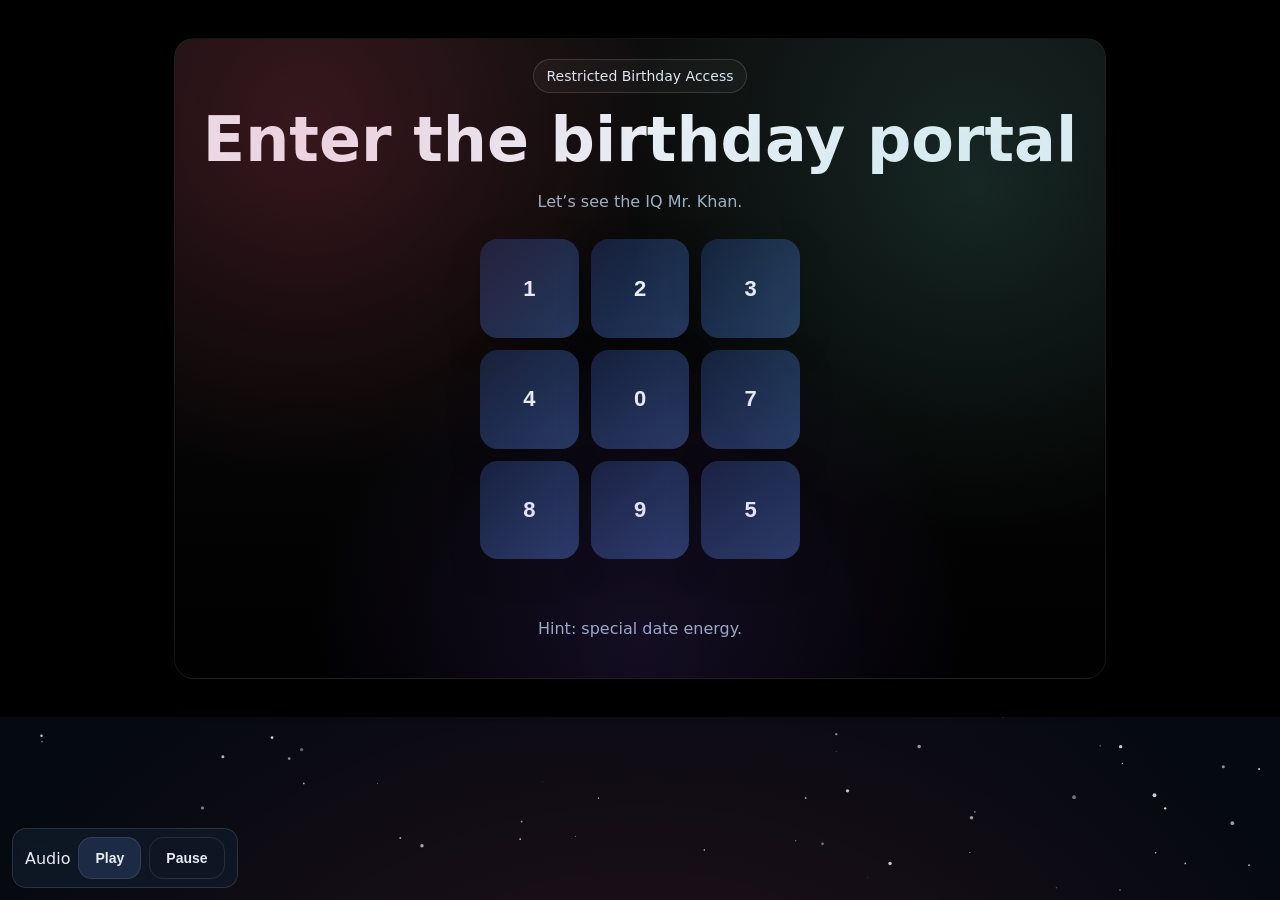
<file: index.html>
<!doctype html><html lang="en">
<head>
<meta charset="utf-8"/>
<meta name="viewport" content="width=device-width,initial-scale=1"/>
<title>Access Portal</title>
<link rel="stylesheet" href="styles.css"/>
<script type="module">
import {qs, burstConfetti} from './app.js';

window.addEventListener('DOMContentLoaded',()=>{
  const code = [];
  const correct = ['4','0','7'];
  const status = qs('#unlockStatus');

  document.querySelectorAll('.unlock-pad').forEach(btn=>{
    btn.addEventListener('click',()=>{
      code.push(btn.dataset.num);
      status.textContent = 'Unlocking... ' + '•'.repeat(code.length);
      if(code.length === 3){
        if(JSON.stringify(code) === JSON.stringify(correct)){
          status.textContent = 'Access granted, Mr. Khan 😌';
          burstConfetti();
          setTimeout(()=>window.location.href='start.html',900);
        } else {
          status.textContent = 'Wrong code. Cute try though.';
          code.length = 0;
        }
      }
    });
  });
});
</script>
</head>
<body>
  <div class="bg-wrap"><canvas id="stars"></canvas></div>

  <div class="audio-bar">
    <span>Audio</span>
    <button class="btn" id="playAudio" type="button">Play</button>
    <button class="btn ghost" id="pauseAudio" type="button">Pause</button>
    <audio id="bg-audio" src="audio/music.mp3" loop></audio>
  </div>

  <div class="container page">
    <section class="card hero-glow center">
      <span class="badge">Restricted Birthday Access</span>
      <h1 style="margin-top:14px">Enter the birthday portal</h1>
      <p>Let’s see the IQ Mr. Khan.</p>

      <div class="unlock-grid">
        <button class="unlock-pad" data-num="1">1</button>
        <button class="unlock-pad" data-num="2">2</button>
        <button class="unlock-pad" data-num="3">3</button>
        <button class="unlock-pad" data-num="4">4</button>
        <button class="unlock-pad" data-num="0">0</button>
        <button class="unlock-pad" data-num="7">7</button>
        <button class="unlock-pad" data-num="8">8</button>
        <button class="unlock-pad" data-num="9">9</button>
        <button class="unlock-pad" data-num="5">5</button>
      </div>

      <div id="unlockStatus" class="unlock-status"></div>
      <p class="muted">Hint: special date energy.</p>
    </section>
  </div>

  <script type="module" src="./app.js"></script>
</body>
</html>
</file>
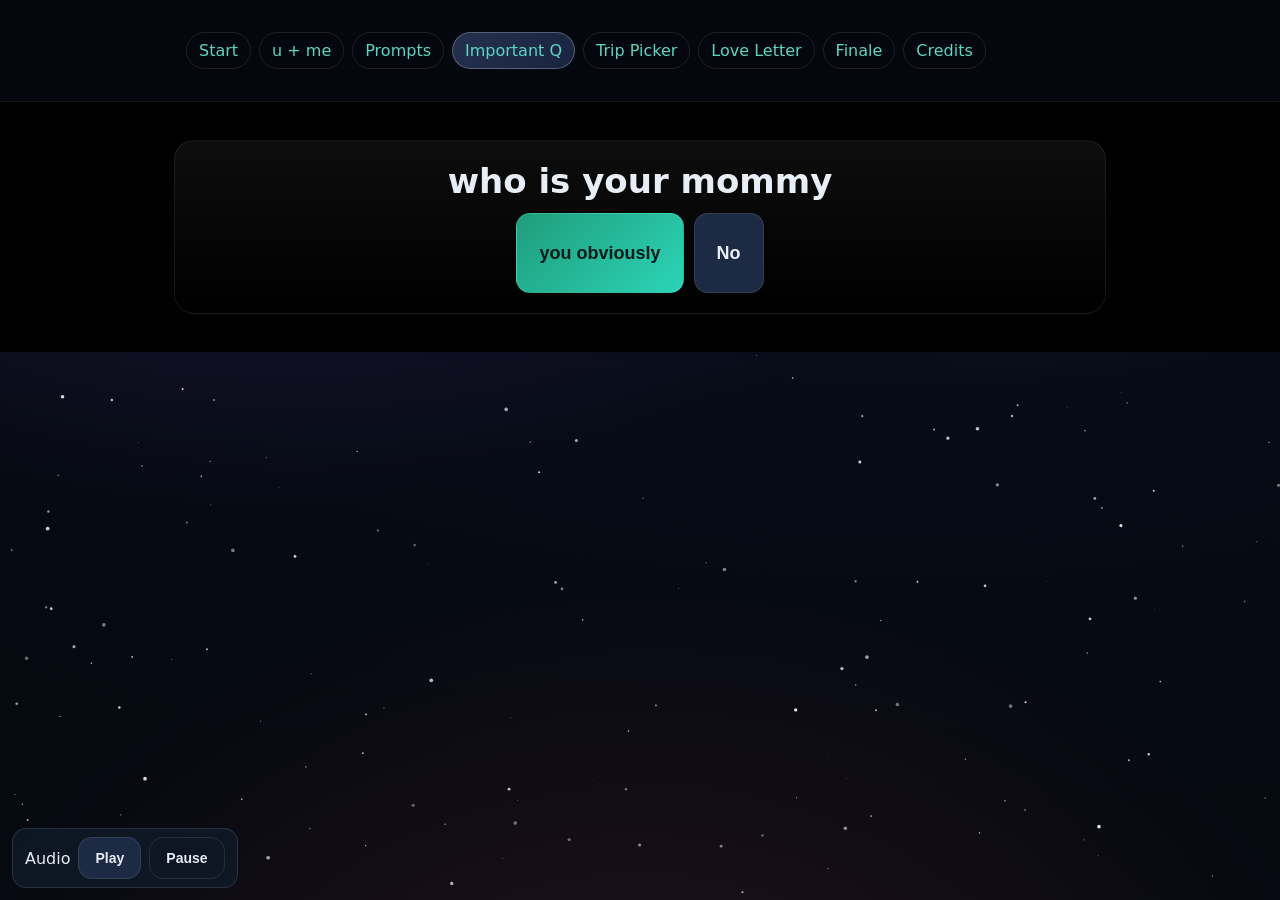
<file: consent.html>
<!doctype html><html lang="en">
<head>
<meta charset="utf-8"/>
<meta name="viewport" content="width=device-width,initial-scale=1"/>
<title>Important Q</title>
<link rel="stylesheet" href="styles.css"/>
<script type="module">
import {spark, show, qs, saveAnswer, burstConfetti} from './app.js';
window.addEventListener('DOMContentLoaded',()=>{
  const yes=qs('#yes2');
  const no=qs('#no2');
  const applause=qs('#applause1');
  const bounds=qs('.no-escape');

  no.addEventListener('mouseover',()=>{
    const rect=bounds.getBoundingClientRect();
    const x=Math.random()*(rect.width-120);
    const y=Math.random()*(rect.height-44);
    no.style.position='absolute';
    no.style.left=x+'px';
    no.style.top=y+'px';
  });

  yes.addEventListener('click',()=>{
    qs('#milk').classList.remove('hide');
    qs('#mommyPhoto').classList.remove('hide');
    saveAnswer('whoIsYourMommy', 'you obviously');
    show(applause);
    spark(applause);
    burstConfetti();
    setTimeout(()=>window.location.href='trips.html',850);
  });

  no.addEventListener('focus',()=>no.dispatchEvent(new Event('mouseover')));
});
</script>
</head>
<body>
  <div class="bg-wrap"><canvas id="stars"></canvas></div>

  <div class="audio-bar">
    <span>Audio</span>
    <button class="btn" id="playAudio" type="button">Play</button>
    <button class="btn ghost" id="pauseAudio" type="button">Pause</button>
    <audio id="bg-audio" src="audio/music.mp3" loop></audio>
  </div>

  <nav>
    <div class="container">
      <div class="tabs">
        <a data-nav href="start.html">Start</a>
        <a data-nav href="love.html">u + me</a>
        <a data-nav href="prompts.html">Prompts</a>
        <a data-nav href="consent.html" class="active">Important Q</a>
        <a data-nav href="trips.html">Trip Picker</a>
        <a data-nav href="gallery.html">Love Letter</a>
        <a data-nav href="finale.html">Finale</a>
        <a data-nav href="credits.html">Credits</a>
      </div>
    </div>
  </nav>

  <div class="container page">
    <section class="card center">
      <h2>who is your mommy</h2>
      <div class="choices no-escape" style="justify-content:center;position:relative;height:80px">
        <button class="btn success big" id="yes2">you obviously</button>
        <button class="btn big" id="no2">No</button>
      </div>

      <div id="milk" class="hide" style="font-size:56px;margin-top:10px">🥛</div>

      <div class="applause" id="applause1" style="justify-content:center;margin-top:10px">
        <span>💖</span><span>Exactly.</span>
      </div>

      <div id="mommyPhoto" class="photo-frame hide" style="max-width:320px;margin:16px auto 0">
        <img src="images/mommy-photo.jpg" alt="photo reveal">
      </div>
    </section>
  </div>

  <script type="module" src="./app.js"></script>
</body>
</html>
</file>
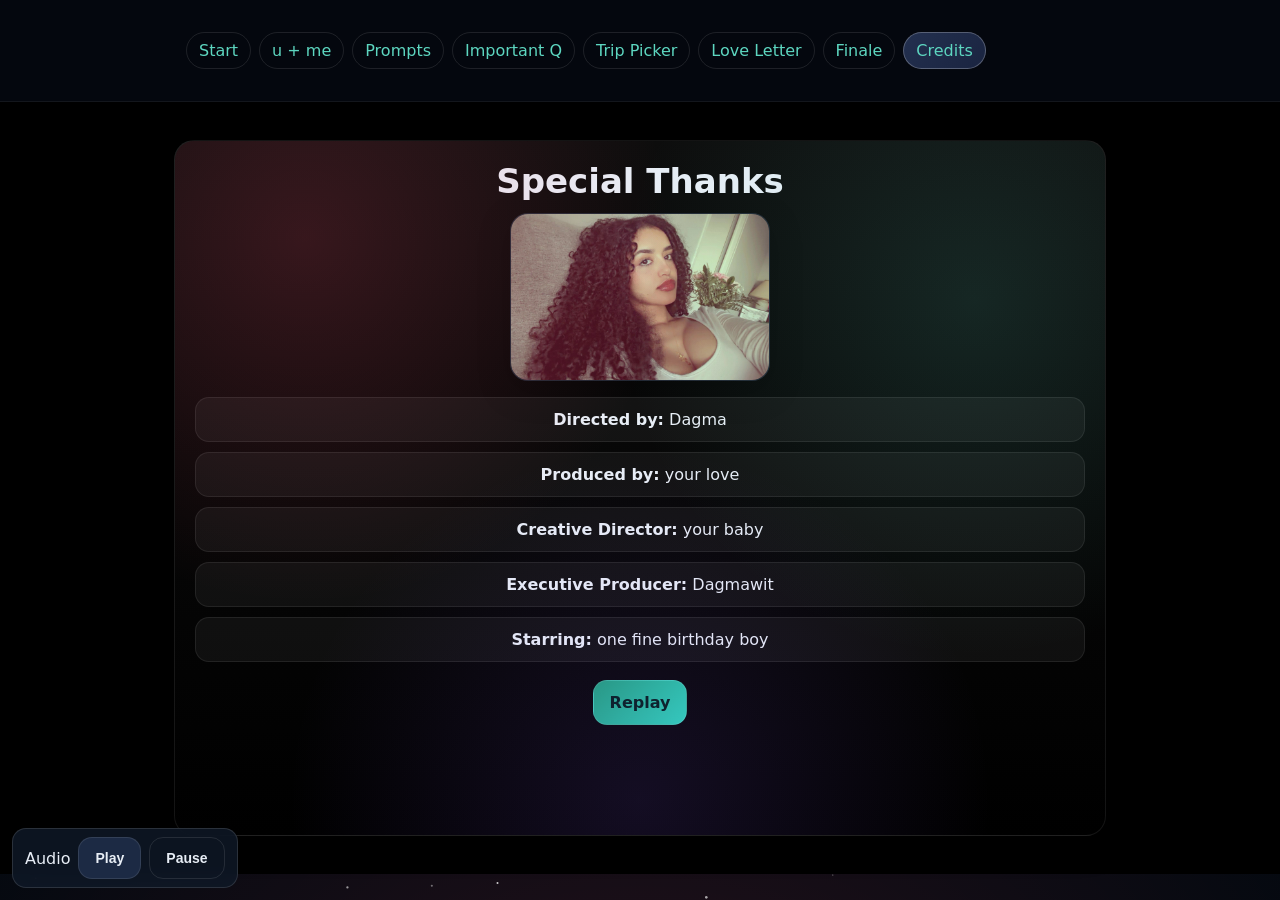
<file: credits.html>
<!doctype html><html lang="en">
<head>
<meta charset="utf-8"/>
<meta name="viewport" content="width=device-width,initial-scale=1"/>
<title>Special Thanks</title>
<link rel="stylesheet" href="styles.css"/>
<script type="module" src="./app.js"></script>
</head>
<body>
  <div class="bg-wrap"><canvas id="stars"></canvas></div>

  <div class="audio-bar">
    <span>Audio</span>
    <button class="btn" id="playAudio" type="button">Play</button>
    <button class="btn ghost" id="pauseAudio" type="button">Pause</button>
    <audio id="bg-audio" src="audio/music.mp3" loop></audio>
  </div>

  <nav>
    <div class="container">
      <div class="tabs">
        <a data-nav href="start.html">Start</a>
        <a data-nav href="love.html">u + me</a>
        <a data-nav href="prompts.html">Prompts</a>
        <a data-nav href="consent.html">Important Q</a>
        <a data-nav href="trips.html">Trip Picker</a>
        <a data-nav href="gallery.html">Love Letter</a>
        <a data-nav href="finale.html">Finale</a>
        <a data-nav href="credits.html" class="active">Credits</a>
      </div>
    </div>
  </nav>

  <div class="container page">
    <section class="card hero-glow center">
      <h2>Special Thanks</h2>

      <div class="photo-frame" style="max-width:260px;margin:0 auto 16px">
        <img src="images/dagma.jpg" alt="Dagma placeholder">
      </div>

      <div class="credits-list">
        <div class="credit-chip"><strong>Directed by:</strong> Dagma</div>
        <div class="credit-chip"><strong>Produced by:</strong> your love</div>
        <div class="credit-chip"><strong>Creative Director:</strong> your baby</div>
        <div class="credit-chip"><strong>Executive Producer:</strong> Dagmawit</div>
        <div class="credit-chip"><strong>Starring:</strong> one fine birthday boy</div>
      </div>

      <div class="mobile-safe-actions" style="justify-content:center">
        <a data-nav href="start.html" class="btn success">Replay</a>
      </div>
    </section>
  </div>
</body>
</html>
</file>
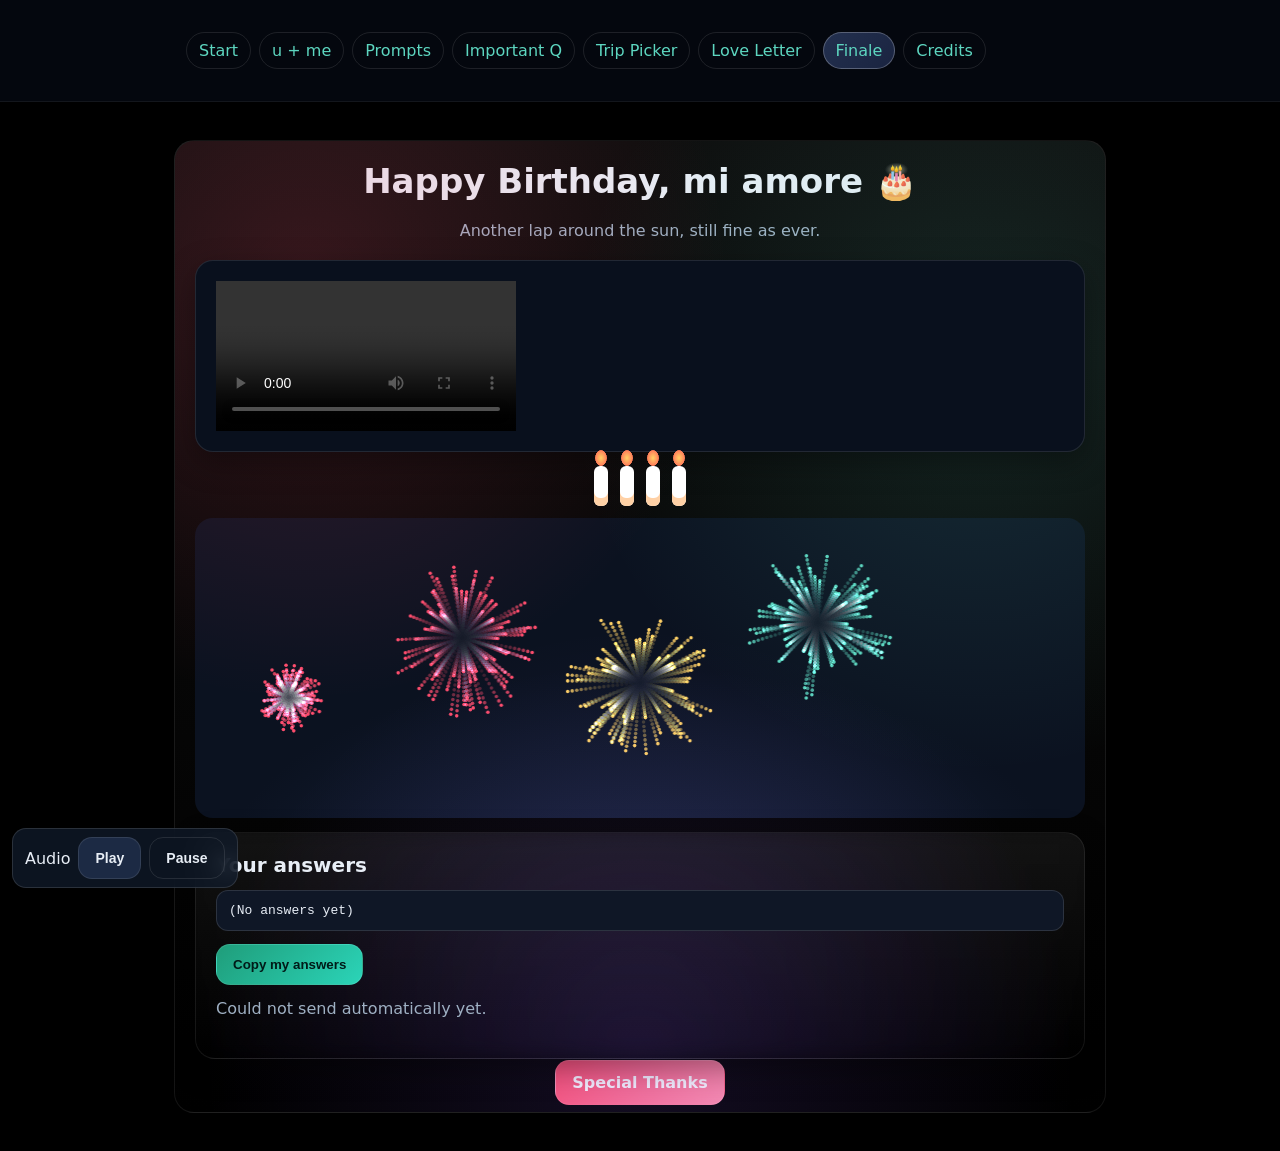
<file: finale.html>
<!doctype html><html lang="en">
<head>
<meta charset="utf-8"/>
<meta name="viewport" content="width=device-width,initial-scale=1"/>
<title>Finale</title>
<link rel="stylesheet" href="styles.css"/>
<script type="module">
import {qs, getAnswers, sendAnswersIfConfigured, burstConfetti} from './app.js';

function startFireworks(){
  const c=qs('#fireworks');
  const ctx=c.getContext('2d');
  const W=c.width, H=c.height;
  let parts=[];
  function boom(x,y,color){
    for(let i=0;i<90;i++){
      const a=Math.random()*Math.PI*2, s=Math.random()*3+1.8;
      parts.push({x,y,vx:Math.cos(a)*s,vy:Math.sin(a)*s,life:80+Math.random()*40,color});
    }
  }
  function loop(){
    ctx.globalCompositeOperation='destination-out';
    ctx.fillStyle='rgba(0,0,0,0.2)';
    ctx.fillRect(0,0,W,H);
    ctx.globalCompositeOperation='lighter';
    parts.forEach(p=>{
      p.life-=1; p.x+=p.vx; p.y+=p.vy; p.vy+=0.02;
      ctx.beginPath(); ctx.arc(p.x,p.y,1.8,0,Math.PI*2); ctx.fillStyle=p.color; ctx.fill();
    });
    parts=parts.filter(p=>p.life>0);
    if(Math.random()<0.08){
      const x=Math.random()*W*0.9+W*0.05, y=Math.random()*H*0.5+H*0.1;
      const pal=['#ff4d6d','#5dd6c0','#ffd166','#9ab6ff','#ffffff'];
      boom(x,y,pal[(Math.random()*pal.length)|0]);
    }
    requestAnimationFrame(loop);
  }
  loop();
  boom(W*0.5,H*0.55,'#ffd166');
  boom(W*0.7,H*0.35,'#5dd6c0');
  boom(W*0.3,H*0.4,'#ff4d6d');
}

function prettyAnswers(){
  const data = getAnswers();
  return Object.entries(data).map(([k,v]) => `- ${k}: ${v}`).join('\n') || '(No answers yet)';
}

window.addEventListener('DOMContentLoaded', async ()=>{
  startFireworks();
  burstConfetti();
  qs('#answers').textContent = prettyAnswers();

  try{
    const result = await sendAnswersIfConfigured({ submittedAt: new Date().toISOString() });
    if(result.ok){
      qs('#sendStatus').textContent = 'Answers sent successfully 💌';
    } else if(result.skipped){
      qs('#sendStatus').textContent = 'Email sending not connected yet.';
    } else {
      qs('#sendStatus').textContent = 'Could not send automatically yet.';
    }
  } catch {
    qs('#sendStatus').textContent = 'Could not send automatically yet.';
  }

  qs('#copyBtn').addEventListener('click', async ()=>{
    await navigator.clipboard.writeText(prettyAnswers());
    qs('#copyMsg').textContent = 'Copied!';
  });
});
</script>
</head>
<body>
  <div class="bg-wrap"><canvas id="stars"></canvas></div>

  <div class="audio-bar">
    <span>Audio</span>
    <button class="btn" id="playAudio" type="button">Play</button>
    <button class="btn ghost" id="pauseAudio" type="button">Pause</button>
    <audio id="bg-audio" src="audio/music.mp3" loop></audio>
  </div>

  <nav>
    <div class="container">
      <div class="tabs">
        <a data-nav href="start.html">Start</a>
        <a data-nav href="love.html">u + me</a>
        <a data-nav href="prompts.html">Prompts</a>
        <a data-nav href="consent.html">Important Q</a>
        <a data-nav href="trips.html">Trip Picker</a>
        <a data-nav href="gallery.html">Love Letter</a>
        <a data-nav href="finale.html" class="active">Finale</a>
        <a data-nav href="credits.html">Credits</a>
      </div>
    </div>
  </nav>

  <div class="container page center">
    <section class="card hero-glow">
      <h2>Happy Birthday, mi amore 🎂</h2>
      <p>Another lap around the sun, still fine as ever.</p>

      <div class="video-frame card">
        <video src="videos/baby-end.mp4" controls playsinline></video>
      </div>

      <div style="display:flex;justify-content:center;margin:12px 0">
        <div class="candle"><div class="flame"></div></div>
        <div class="candle"><div class="flame"></div></div>
        <div class="candle"><div class="flame"></div></div>
        <div class="candle"><div class="flame"></div></div>
      </div>

      <canvas id="fireworks" class="fx" width="900" height="300"></canvas>

      <div class="card" style="text-align:left">
        <h3>Your answers</h3>
        <pre id="answers" style="white-space:pre-wrap;color:var(--text);background:#0f1726;padding:12px;border-radius:12px;border:1px solid rgba(255,255,255,0.12)"></pre>
        <div style="display:flex;gap:10px;align-items:center;flex-wrap:wrap">
          <button class="btn success" id="copyBtn">Copy my answers</button>
          <span id="copyMsg" class="muted"></span>
        </div>
        <p id="sendStatus" class="muted" style="margin-top:10px"></p>
      </div>

      <div style="margin-top:10px">
        <a data-nav href="credits.html" class="btn pink">Special Thanks</a>
      </div>
    </section>
  </div>

  <script type="module" src="./app.js"></script>
</body>
</html>
</file>
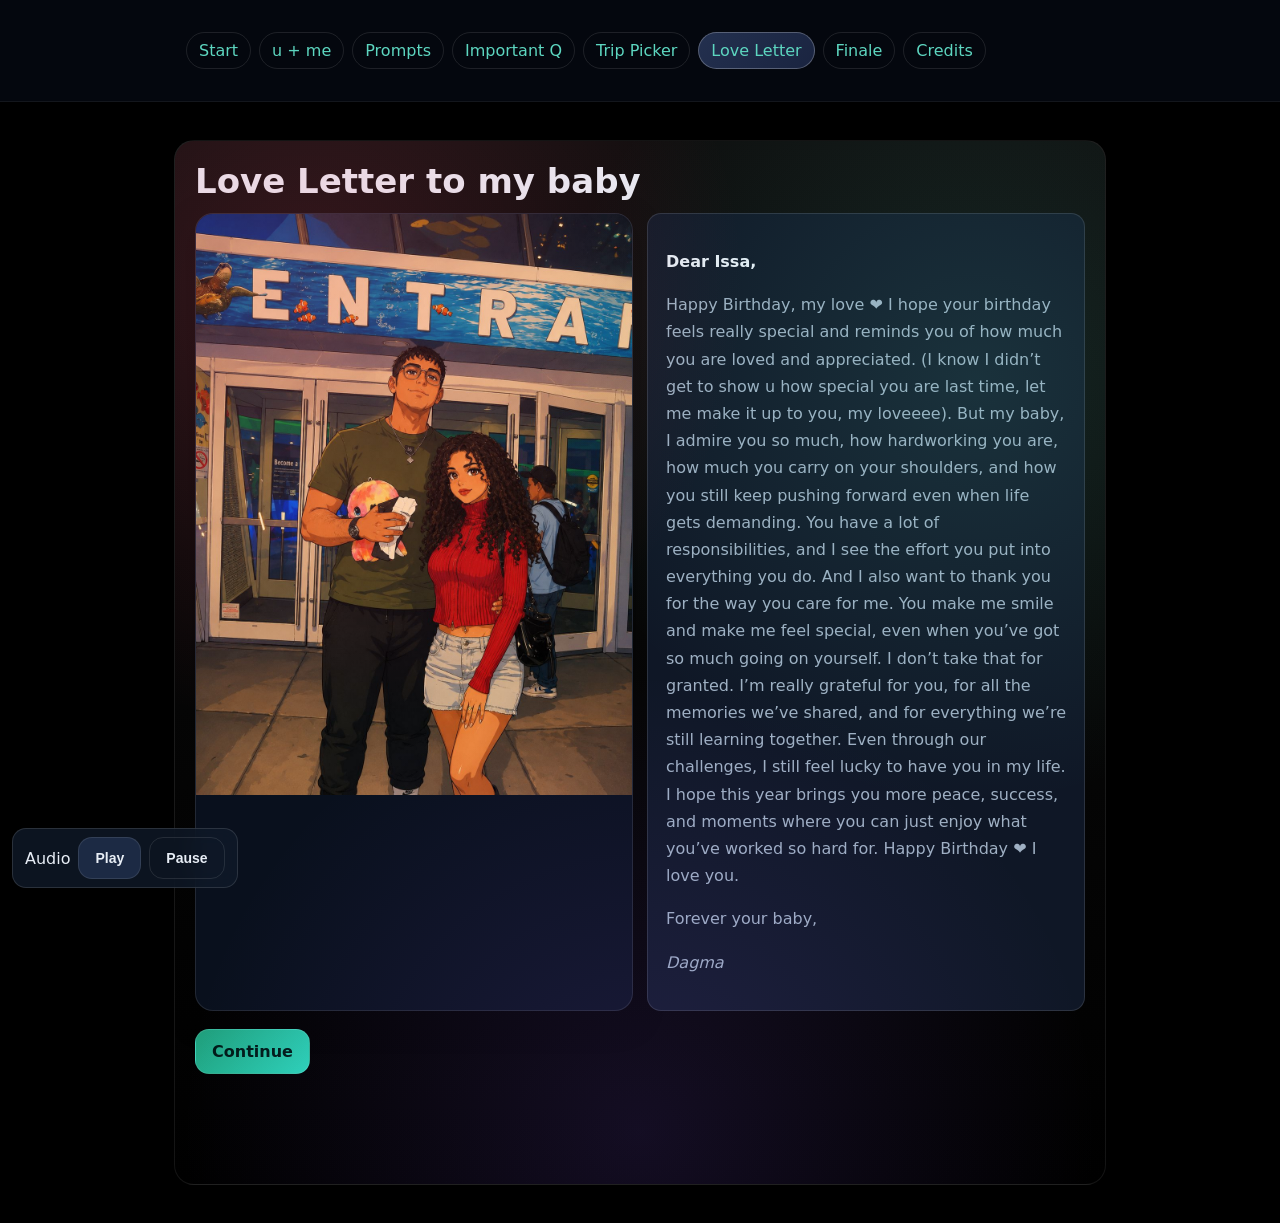
<file: gallery.html>
<!doctype html><html lang="en">
<head>
<meta charset="utf-8"/>
<meta name="viewport" content="width=device-width,initial-scale=1"/>
<title>Love Letter</title>
<link rel="stylesheet" href="styles.css"/>
<script type="module" src="./app.js"></script>
</head>
<body>
  <div class="bg-wrap"><canvas id="stars"></canvas></div>

  <div class="audio-bar">
    <span>Audio</span>
    <button class="btn" id="playAudio" type="button">Play</button>
    <button class="btn ghost" id="pauseAudio" type="button">Pause</button>
    <audio id="bg-audio" src="audio/music.mp3" loop></audio>
  </div>

  <nav>
    <div class="container">
      <div class="tabs">
        <a data-nav href="start.html">Start</a>
        <a data-nav href="love.html">u + me</a>
        <a data-nav href="prompts.html">Prompts</a>
        <a data-nav href="consent.html">Important Q</a>
        <a data-nav href="trips.html">Trip Picker</a>
        <a data-nav href="gallery.html" class="active">Love Letter</a>
        <a data-nav href="finale.html">Finale</a>
        <a data-nav href="credits.html">Credits</a>
      </div>
    </div>
  </nav>

  <div class="container page">
    <section class="card hero-glow">
      <h2>Love Letter to my baby</h2>

      <div class="grid-2">
        <div class="photo-frame">
          <img src="images/love-letter-photo.jpg" alt="love letter photo">
        </div>

        <div style="background:#0f1726;border:1px solid rgba(255,255,255,0.12);border-radius:14px;padding:18px;color:var(--text);line-height:1.85">
          <p><strong>Dear Issa,</strong></p>
          <p> Happy Birthday, my love ❤️

I hope your birthday feels really special and reminds you of how much you are loved and appreciated. (I know I didn’t get to show u how special you are last time, let me make it up to you, my loveeee). 
 
But my baby, 
I admire you so much, how hardworking you are, how much you carry on your shoulders, and how you still keep pushing forward even when life gets demanding. You have a lot of responsibilities, and I see the effort you put into everything you do.

And I also want to thank you for the way you care for me. You make me smile and make me feel special, even when you’ve got so much going on yourself. I don’t take that for granted.

I’m really grateful for you, for all the memories we’ve shared, and for everything we’re still learning together. Even through our challenges, I still feel lucky to have you in my life.

I hope this year brings you more peace, success, and moments where you can just enjoy what you’ve worked so hard for.

Happy Birthday ❤️ I love you.</p>
          <p>Forever your baby,</p>
          <p><em>Dagma</em></p>
        </div>
      </div>

      <div class="mobile-safe-actions">
        <a data-nav href="finale.html" class="btn success">Continue</a>
      </div>
    </section>
  </div>
</body>
</html>
</file>
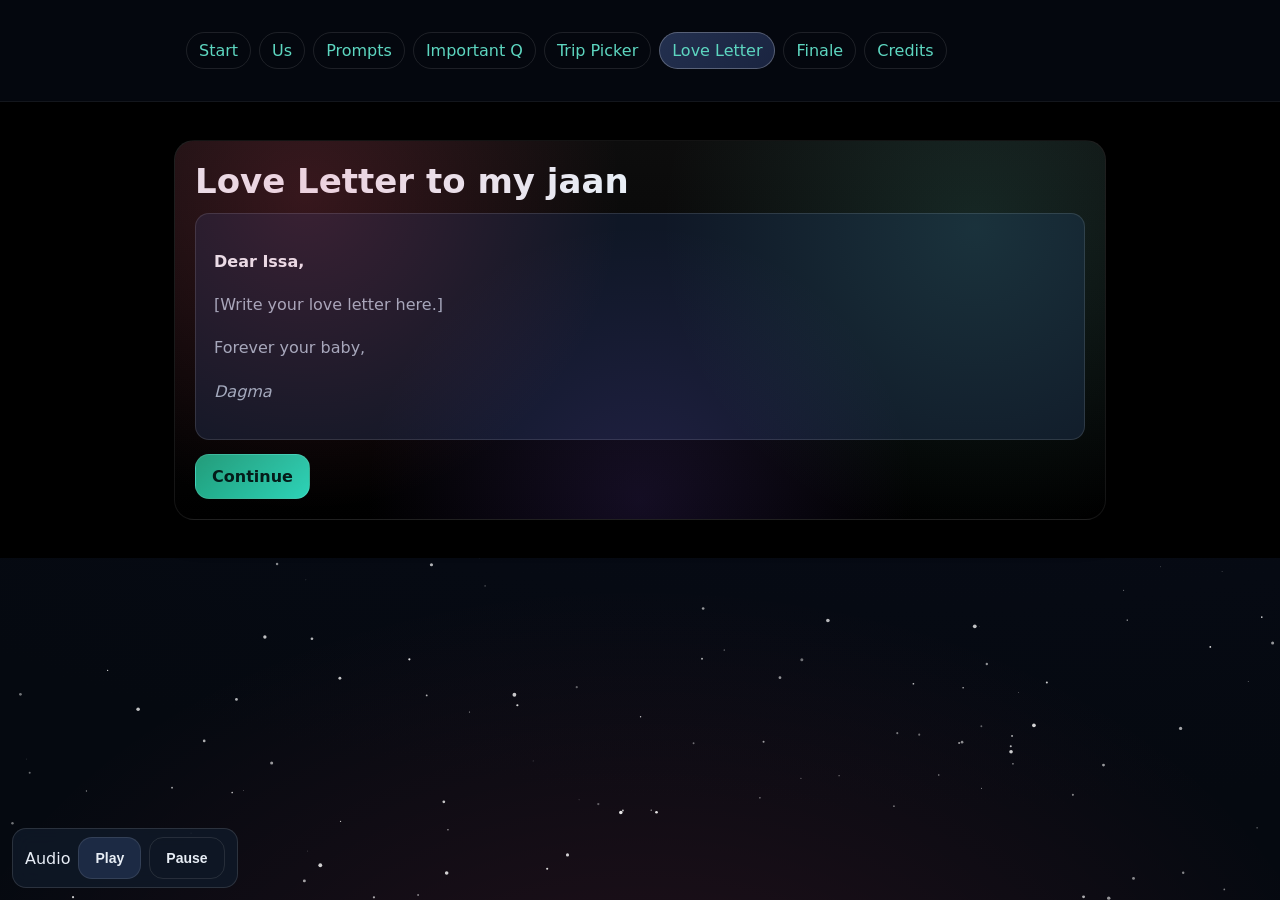
<file: loveletter.html>
<!doctype html><html lang="en">
<head>
<meta charset="utf-8"/>
<meta name="viewport" content="width=device-width,initial-scale=1"/>
<title>Love Letter</title>
<link rel="stylesheet" href="styles.css"/>
<script type="module" src="./app.js"></script>
</head>
<body>
  <div class="bg-wrap"><canvas id="stars"></canvas></div>

  <div class="audio-bar">
    <span>Audio</span>
    <button class="btn" id="playAudio" type="button">Play</button>
    <button class="btn ghost" id="pauseAudio" type="button">Pause</button>
    <audio id="bg-audio" src="audio/music.mp3" loop></audio>
  </div>

  <nav>
    <div class="container">
      <div class="tabs">
        <a data-nav href="start.html">Start</a>
        <a data-nav href="love.html">Us</a>
        <a data-nav href="prompts.html">Prompts</a>
        <a data-nav href="consent.html">Important Q</a>
        <a data-nav href="trips.html">Trip Picker</a>
        <a data-nav href="gallery.html" class="active">Love Letter</a>
        <a data-nav href="finale.html">Finale</a>
        <a data-nav href="credits.html">Credits</a>
      </div>
    </div>
  </nav>

  <div class="container page">
    <section class="card hero-glow">
      <h2>Love Letter to my jaan</h2>

      <div style="background:#0f1726;border:1px solid rgba(255,255,255,0.12);border-radius:14px;padding:18px;color:var(--text);line-height:1.85">
        <p><strong>Dear Issa,</strong></p>
        <p>[Write your love letter here.]</p>
        <p>Forever your baby,</p>
        <p><em>Dagma</em></p>
      </div>

      <div style="margin-top:14px;display:flex;gap:10px">
        <a data-nav href="finale.html" class="btn success">Continue</a>
      </div>
    </section>
  </div>
</body>
</html>
</file>
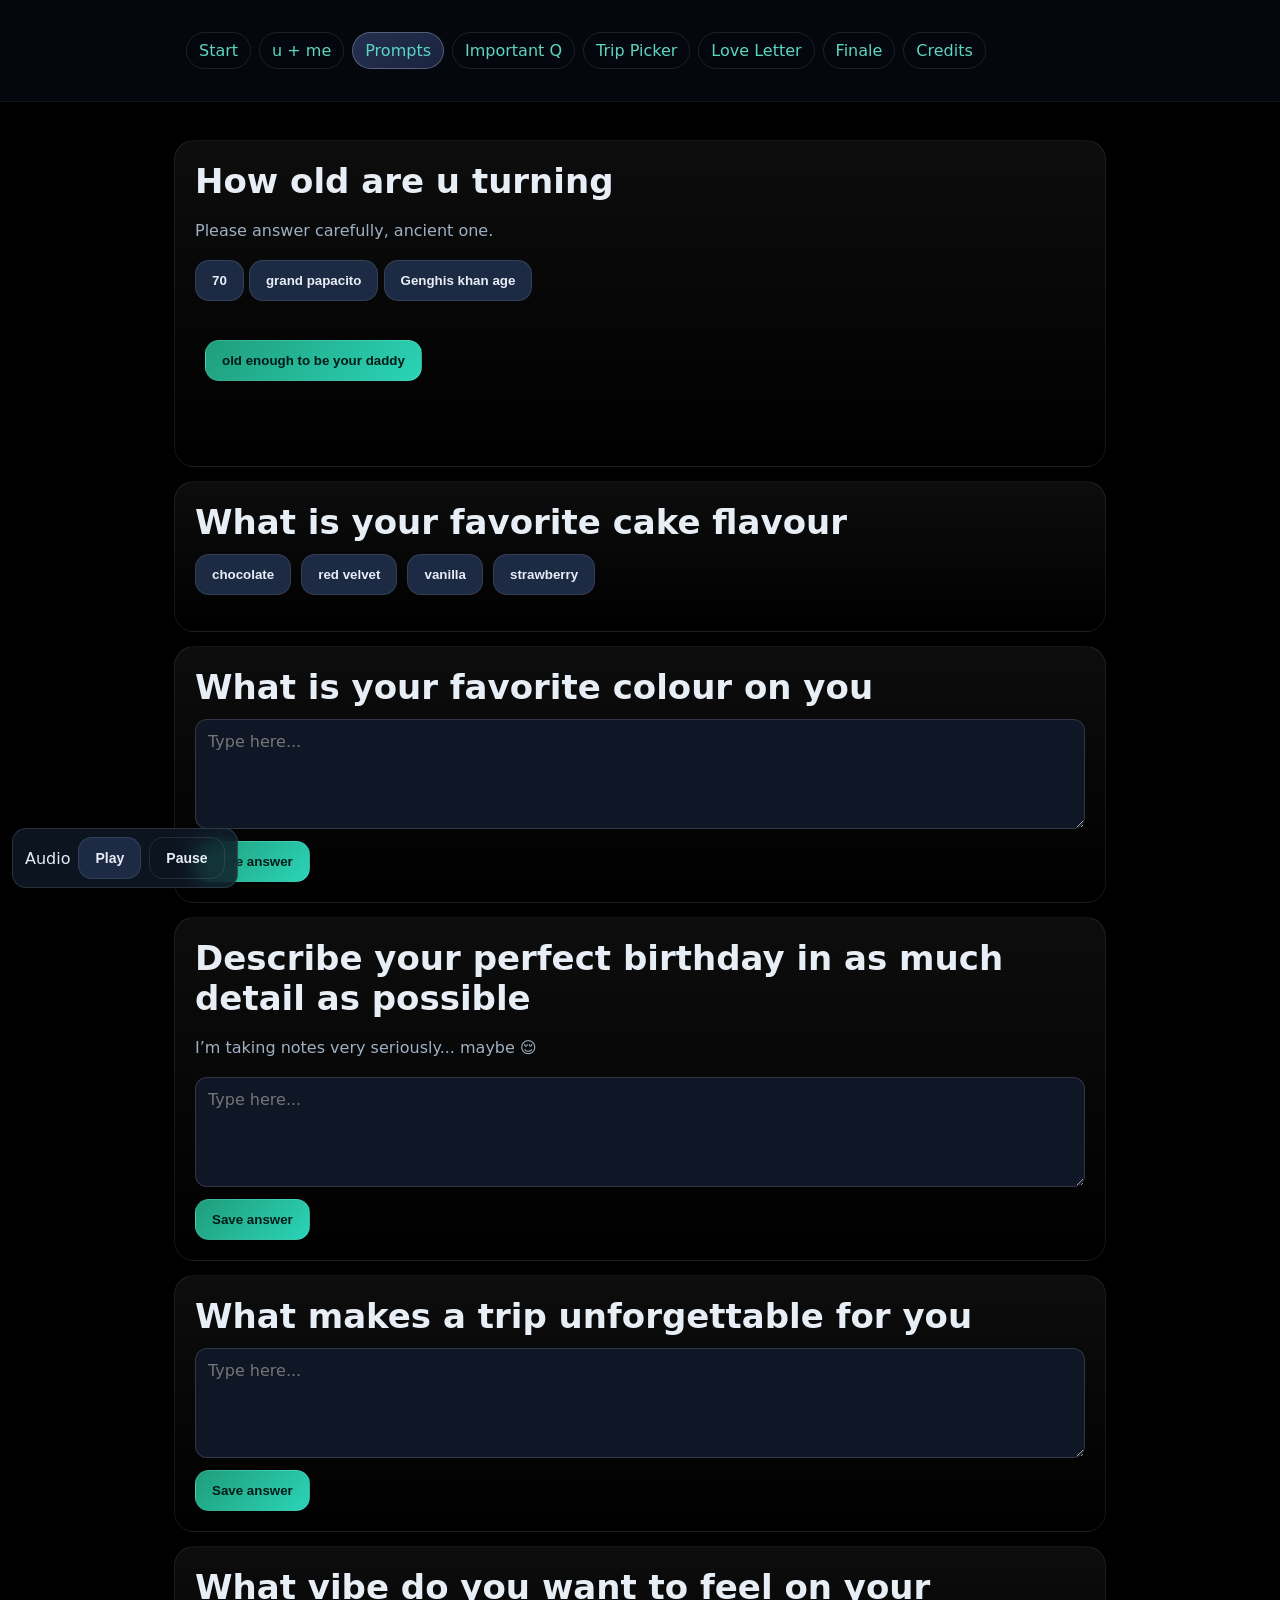
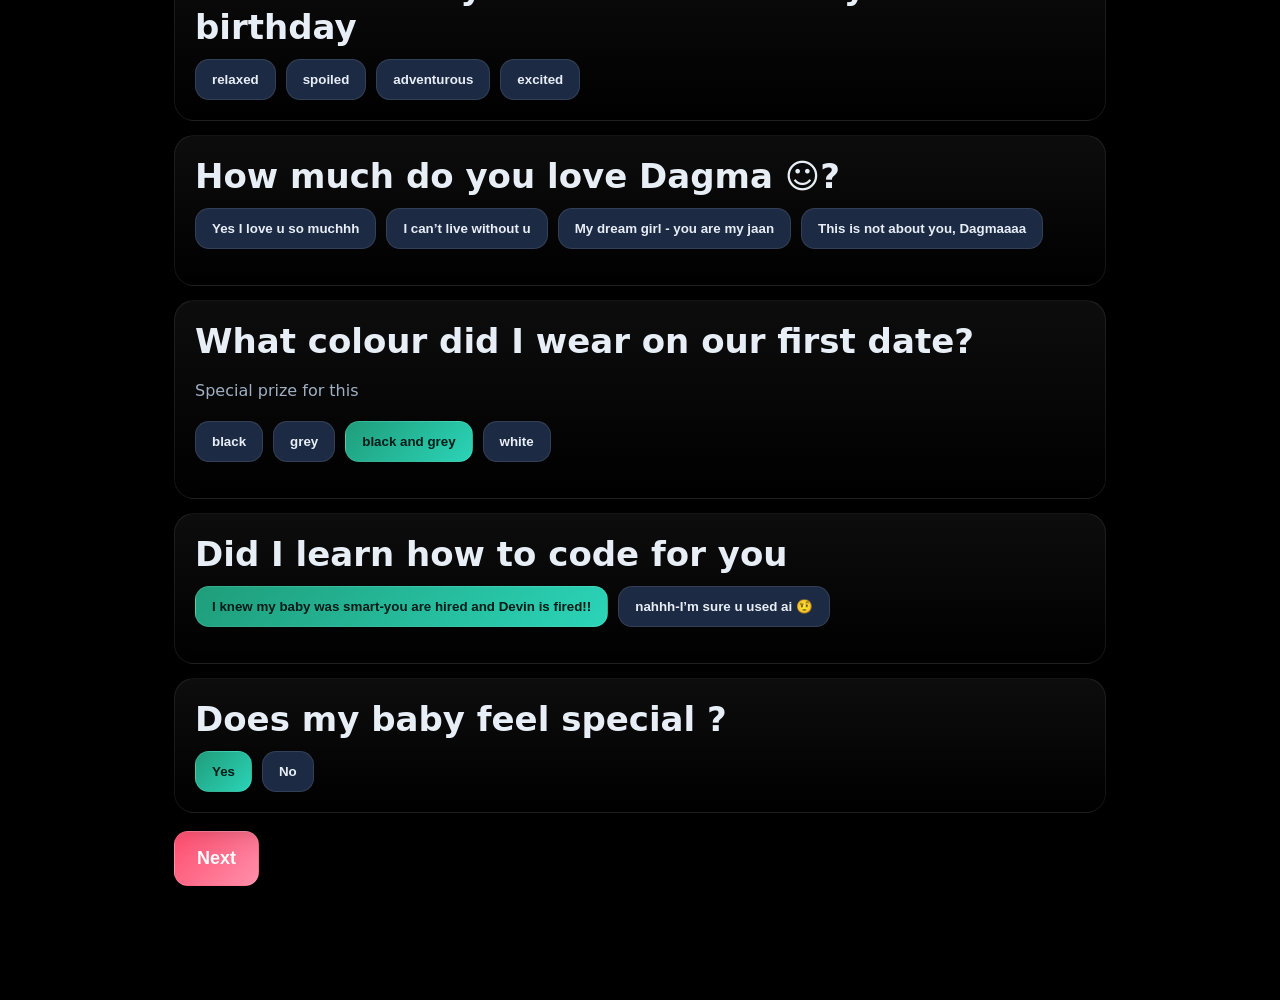
<file: prompts.html>
<!doctype html><html lang="en">
<head>
<meta charset="utf-8"/>
<meta name="viewport" content="width=device-width,initial-scale=1"/>
<title>Prompts</title>
<link rel="stylesheet" href="styles.css"/>
<script type="module">
import {spark, show, qs, saveAnswer, burstConfetti} from './app.js';

window.addEventListener('DOMContentLoaded',()=>{
  // age
  const ageWrap = qs('#ageWrap');
  document.querySelectorAll('[data-runaway]').forEach(btn=>{
    btn.addEventListener('mouseover',()=>{
      const rect = ageWrap.getBoundingClientRect();
      const x = Math.random() * Math.max(20, rect.width - 170);
      const y = Math.random() * Math.max(20, rect.height - 60);
      btn.style.position = 'absolute';
      btn.style.left = x + 'px';
      btn.style.top = y + 'px';
    });
  });
  qs('#correctAge').addEventListener('click',()=>{
    qs('#ageMsg').textContent = 'Exactlyyyyy 😂';
    show(qs('#applauseAge')); spark(qs('#applauseAge'));
    saveAnswer('howOldAreYouTurning', 'old enough to be your daddy');
  });

  // cake flavor
  document.querySelectorAll('[data-cake]').forEach(btn=>{
    btn.addEventListener('click',()=>{
      saveAnswer('favoriteCakeFlavor', btn.dataset.cake);
      qs('#yummyCake').style.display = 'block';
      qs('#cakeMsg').textContent = 'Elite choice honestly.';
    });
  });

  // favorite color on you
  qs('#colorYouForm').addEventListener('submit',(e)=>{
    e.preventDefault();
    const val = qs('#colorYouText').value.trim();
    if(!val) return;
    saveAnswer('favoriteColorOnYou', val);
    qs('#colorYouSaved').textContent='Saved 😌';
    show(qs('#applauseColorYou')); spark(qs('#applauseColorYou'));
  });

  // perfect birthday
  qs('#birthdayForm').addEventListener('submit',(e)=>{
    e.preventDefault();
    const val = qs('#birthdayText').value.trim();
    if(!val) return;
    saveAnswer('perfectBirthdayDescription', val);
    qs('#birthdaySaved').textContent='Saved 🎂';
    show(qs('#applauseBirthday')); spark(qs('#applauseBirthday'));
  });

  // unforgettable trip
  qs('#tripFeelForm').addEventListener('submit',(e)=>{
    e.preventDefault();
    const val = qs('#tripFeelText').value.trim();
    if(!val) return;
    saveAnswer('whatMakesTripUnforgettable', val);
    qs('#tripFeelSaved').textContent='Saved ✈️';
    show(qs('#applauseTripFeel')); spark(qs('#applauseTripFeel'));
  });

  // vibe
  document.querySelectorAll('[data-vibe]').forEach(btn=>{
    btn.addEventListener('click',()=>{
      saveAnswer('birthdayVibe', btn.dataset.vibe);
      qs('#bigYay').style.display = 'block';
    });
  });

  // love question
  document.querySelectorAll('[data-love]').forEach(btn=>{
    btn.addEventListener('click',()=>{
      const choice=btn.getAttribute('data-love');
      if(choice === 'This is not about you, Dagmaaaa'){
        qs('#loveMsg').textContent = 'who else is it about then ?🤨';
      } else {
        qs('#loveMsg').textContent = 'wowww only that?😩';
      }
      show(qs('#applauseLove')); spark(qs('#applauseLove'));
      saveAnswer('howMuchDoYouLoveDagma', choice);
    });
  });

  // first date outfit
  document.querySelectorAll('[data-datefit]').forEach(btn=>{
    btn.addEventListener('click',()=>{
      const ans = btn.dataset.datefit;
      saveAnswer('firstDateOutfitGuess', ans);
      if(ans === 'black and grey'){
        qs('#datefitMsg').textContent = 'Yessss you got it 😌';
        show(qs('#applauseDatefit')); spark(qs('#applauseDatefit'));
      } else {
        const boo = qs('#booDatefit');
        boo.style.display = 'block';
        qs('#datefitMsg').textContent = 'Incorrect 😭';
        setTimeout(()=>boo.style.display='none', 1400);
      }
    });
  });

  // code for you
  qs('#codeYes').addEventListener('click',()=>{
    qs('#codeResp').textContent="Devin is fired 😌";
    show(qs('#applauseCode')); spark(qs('#applauseCode'));
    saveAnswer('learnedHowToCode', 'I knew my baby was smart-you are hired and Devin is fired!!');
  });
  qs('#codeNo').addEventListener('click',()=>{
    qs('#codeResp').textContent="Lmaooo fair 🤨";
    show(qs('#applauseCode')); spark(qs('#applauseCode'));
    saveAnswer('learnedHowToCode', 'nahhh-I’m sure u used ai 🤨');
  });

  // special
  const feelYes=qs('#feelYes');
  const feelNo=qs('#feelNo');
  feelYes.addEventListener('click',()=>{
    qs('#specialPerson').style.display = 'block';
    saveAnswer('doesMyBabyFeelSpecial', 'Yes');
  });
  feelNo.addEventListener('click',()=>{
    feelNo.textContent='Yes';
    feelNo.classList.add('success');
    qs('#specialPerson').style.display = 'block';
    saveAnswer('doesMyBabyFeelSpecial', 'Yes (button corrected)');
  });

  qs('#toConsent').addEventListener('click',()=>{
    burstConfetti();
    setTimeout(()=>window.location.href='consent.html', 700);
  });
});
</script>
</head>
<body>
  <div class="bg-wrap"><canvas id="stars"></canvas></div>

  <div class="audio-bar">
    <span>Audio</span>
    <button class="btn" id="playAudio" type="button">Play</button>
    <button class="btn ghost" id="pauseAudio" type="button">Pause</button>
    <audio id="bg-audio" src="audio/music.mp3" loop></audio>
  </div>

  <nav>
    <div class="container">
      <div class="tabs">
        <a data-nav href="start.html">Start</a>
        <a data-nav href="love.html">u + me</a>
        <a data-nav href="prompts.html" class="active">Prompts</a>
        <a data-nav href="consent.html">Important Q</a>
        <a data-nav href="trips.html">Trip Picker</a>
        <a data-nav href="gallery.html">Love Letter</a>
        <a data-nav href="finale.html">Finale</a>
        <a data-nav href="credits.html">Credits</a>
      </div>
    </div>
  </nav>

  <div class="container page">
    <section class="card">
      <h2>How old are u turning</h2>
      <p class="muted">Please answer carefully, ancient one.</p>
      <div id="ageWrap" style="position:relative;min-height:170px;border-radius:14px;">
        <button class="btn" data-runaway="1">70</button>
        <button class="btn" data-runaway="1">grand papacito</button>
        <button class="btn success" id="correctAge" style="position:absolute;left:10px;top:80px">old enough to be your daddy</button>
        <button class="btn" data-runaway="1">Genghis khan age</button>
      </div>
      <p id="ageMsg" class="muted" style="margin-top:12px"></p>
      <div class="applause" id="applauseAge"><span>😂</span><span>Correct.</span></div>
    </section>

    <section class="card">
      <h2>What is your favorite cake flavour</h2>
      <div class="choices">
        <button class="btn" data-cake="chocolate">chocolate</button>
        <button class="btn" data-cake="red velvet">red velvet</button>
        <button class="btn" data-cake="vanilla">vanilla</button>
        <button class="btn" data-cake="strawberry">strawberry</button>
      </div>
      <div id="yummyCake" class="yummy">SO YUMMYYYYY 🍰</div>
      <p id="cakeMsg" class="muted"></p>
    </section>

    <section class="card">
      <h2>What is your favorite colour on you</h2>
      <form id="colorYouForm">
        <textarea id="colorYouText" placeholder="Type here..."></textarea>
        <div style="margin-top:8px;display:flex;gap:10px;align-items:center;flex-wrap:wrap">
          <button class="btn success" type="submit">Save answer</button>
          <div class="applause" id="applauseColorYou"><span>🎨</span><span id="colorYouSaved">Saved</span></div>
        </div>
      </form>
    </section>

    <section class="card">
      <h2>Describe your perfect birthday in as much detail as possible</h2>
      <p class="muted">I’m taking notes very seriously... maybe 😌</p>
      <form id="birthdayForm">
        <textarea id="birthdayText" placeholder="Type here..."></textarea>
        <div style="margin-top:8px;display:flex;gap:10px;align-items:center;flex-wrap:wrap">
          <button class="btn success" type="submit">Save answer</button>
          <div class="applause" id="applauseBirthday"><span>🎂</span><span id="birthdaySaved">Saved</span></div>
        </div>
      </form>
    </section>

    <section class="card">
      <h2>What makes a trip unforgettable for you</h2>
      <form id="tripFeelForm">
        <textarea id="tripFeelText" placeholder="Type here..."></textarea>
        <div style="margin-top:8px;display:flex;gap:10px;align-items:center;flex-wrap:wrap">
          <button class="btn success" type="submit">Save answer</button>
          <div class="applause" id="applauseTripFeel"><span>✈️</span><span id="tripFeelSaved">Saved</span></div>
        </div>
      </form>
    </section>

    <section class="card">
      <h2>What vibe do you want to feel on your birthday</h2>
      <div class="choices">
        <button class="btn" data-vibe="relaxed">relaxed</button>
        <button class="btn" data-vibe="spoiled">spoiled</button>
        <button class="btn" data-vibe="adventurous">adventurous</button>
        <button class="btn" data-vibe="excited">excited</button>
      </div>
      <div id="bigYay" class="yay">YAYYYYYYY 🎉</div>
    </section>

    <section class="card">
      <h2>How much do you love Dagma ☺️?</h2>
      <div class="choices">
        <button class="btn" data-love="Yes I love u so muchhh">Yes I love u so muchhh</button>
        <button class="btn" data-love="I can’t live without u">I can’t live without u</button>
        <button class="btn" data-love="My dream girl - you are my jaan">My dream girl - you are my jaan</button>
        <button class="btn" data-love="This is not about you, Dagmaaaa">This is not about you, Dagmaaaa</button>
      </div>
      <p id="loveMsg" class="muted"></p>
      <div class="applause" id="applauseLove"><span>💖</span><span>noted.</span></div>
    </section>

    <section class="card">
      <h2>What colour did I wear on our first date?</h2>
      <p class="muted">Special prize for this</p>
      <div class="choices">
        <button class="btn" data-datefit="black">black</button>
        <button class="btn" data-datefit="grey">grey</button>
        <button class="btn success" data-datefit="black and grey">black and grey</button>
        <button class="btn" data-datefit="white">white</button>
      </div>
      <div id="booDatefit" class="boo">BOOOO 👎</div>
      <p id="datefitMsg" class="muted"></p>
      <div class="applause" id="applauseDatefit"><span>🏆</span><span>Special prize unlocked.</span></div>
    </section>

    <section class="card">
      <h2>Did I learn how to code for you</h2>
      <div class="choices">
        <button class="btn success" id="codeYes">I knew my baby was smart-you are hired and Devin is fired!!</button>
        <button class="btn" id="codeNo">nahhh-I’m sure u used ai 🤨</button>
      </div>
      <p id="codeResp" class="muted"></p>
      <div class="applause" id="applauseCode"><span>💻</span><span>logged.</span></div>
    </section>

    <section class="card">
      <h2>Does my baby feel special ?</h2>
      <div class="choices">
        <button class="btn success" id="feelYes">Yes</button>
        <button class="btn" id="feelNo">No</button>
      </div>
      <div id="specialPerson" class="big-response">The most special person in my life</div>
    </section>

    <div class="mobile-safe-actions">
      <button class="btn pink big" id="toConsent">Next</button>
    </div>
  </div>

  <script type="module" src="./app.js"></script>
</body>
</html>
</file>
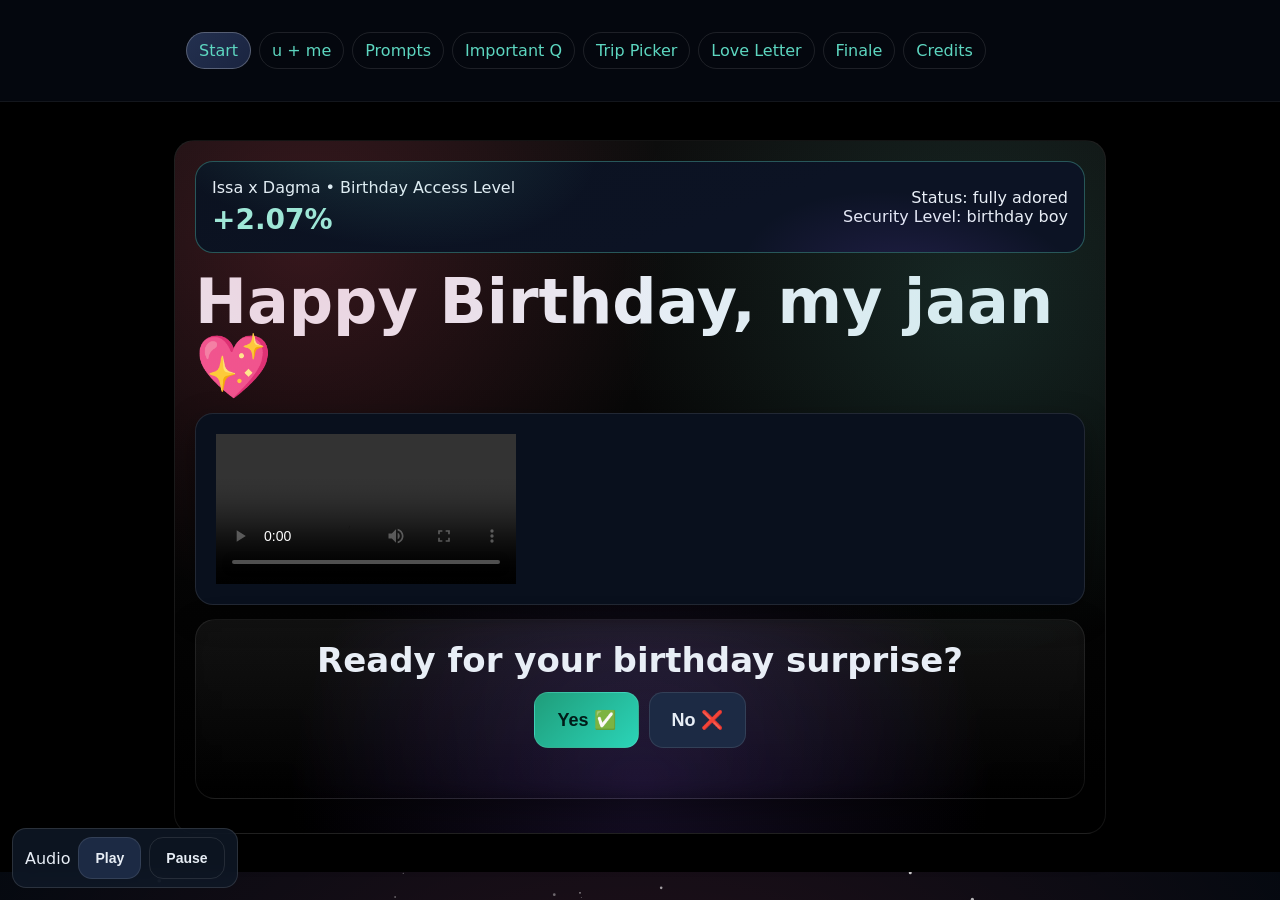
<file: start.html>
<!doctype html><html lang="en">
<head>
<meta charset="utf-8"/>
<meta name="viewport" content="width=device-width,initial-scale=1"/>
<title>Happy Birthday, my jaan</title>
<link rel="stylesheet" href="styles.css"/>
<script type="module">
import {spark, qs, burstConfetti, burstFireworks} from './app.js';

window.addEventListener('DOMContentLoaded',()=>{
  const t=qs('#celeIndex');
  let i=0, seq=[1.11,2.07,4.44,7.04,10.00,14.30];
  const tick=()=>{ if(i<seq.length){ t.textContent=`+${seq[i++].toFixed(2)}%`; setTimeout(tick, 500);} };
  setTimeout(tick,700);

  burstConfetti();
  burstFireworks(qs('#welcomeHero'));

  const yes=qs('#yesIntro'), no=qs('#noIntro'), msg=qs('#noMsg');
  yes.addEventListener('click',()=>{
    msg.textContent='Correct choice 😌';
    spark(msg);
    burstConfetti();
    setTimeout(()=>window.location.href='love.html',650);
  });
  no.addEventListener('mouseenter',()=>{
    yes.style.transform='scale(1.25)';
    no.style.transform='scale(0.85)';
  });
  no.addEventListener('click',()=>{
    no.style.opacity='0';
    no.style.pointerEvents='none';
    msg.textContent='Hmm. That option seems unavailable.';
  });
});
</script>
</head>
<body>
  <div class="bg-wrap"><canvas id="stars"></canvas></div>

  <div class="audio-bar">
    <span>Audio</span>
    <button class="btn" id="playAudio" type="button">Play</button>
    <button class="btn ghost" id="pauseAudio" type="button">Pause</button>
    <audio id="bg-audio" src="audio/music.mp3" loop></audio>
  </div>

  <nav>
    <div class="container">
      <div class="tabs">
        <a data-nav href="start.html" class="active">Start</a>
        <a data-nav href="love.html">u + me</a>
        <a data-nav href="prompts.html">Prompts</a>
        <a data-nav href="consent.html">Important Q</a>
        <a data-nav href="trips.html">Trip Picker</a>
        <a data-nav href="gallery.html">Love Letter</a>
        <a data-nav href="finale.html">Finale</a>
        <a data-nav href="credits.html">Credits</a>
      </div>
    </div>
  </nav>

  <div class="container page">
    <header class="card hero-glow" id="welcomeHero">
      <div class="cyber-card" aria-live="polite">
        <div style="display:flex;justify-content:space-between;align-items:center;gap:16px;">
          <div>
            <div class="muted">Issa x Dagma • Birthday Access Level</div>
            <div style="font-size:28px;margin-top:6px"><span class="ticker" id="celeIndex">+0.00%</span></div>
          </div>
          <div class="muted" style="text-align:right">
            Status: fully adored<br/>Security Level: birthday boy
          </div>
        </div>
      </div>

      <h1 style="margin-top:16px">Happy Birthday, my jaan 💖</h1>

      <div class="video-frame card">
        <video src="videos/baby-start.mp4" controls playsinline></video>
      </div>

      <div class="card center">
        <h2>Ready for your birthday surprise?</h2>
        <div class="choices" style="justify-content:center">
          <button class="btn success big" id="yesIntro">Yes ✅</button>
          <button class="btn big" id="noIntro">No ❌</button>
        </div>
        <div class="muted" id="noMsg" style="margin-top:10px;min-height:20px"></div>
      </div>
    </header>
  </div>

  <script type="module" src="./app.js"></script>
</body>
</html>
</file>
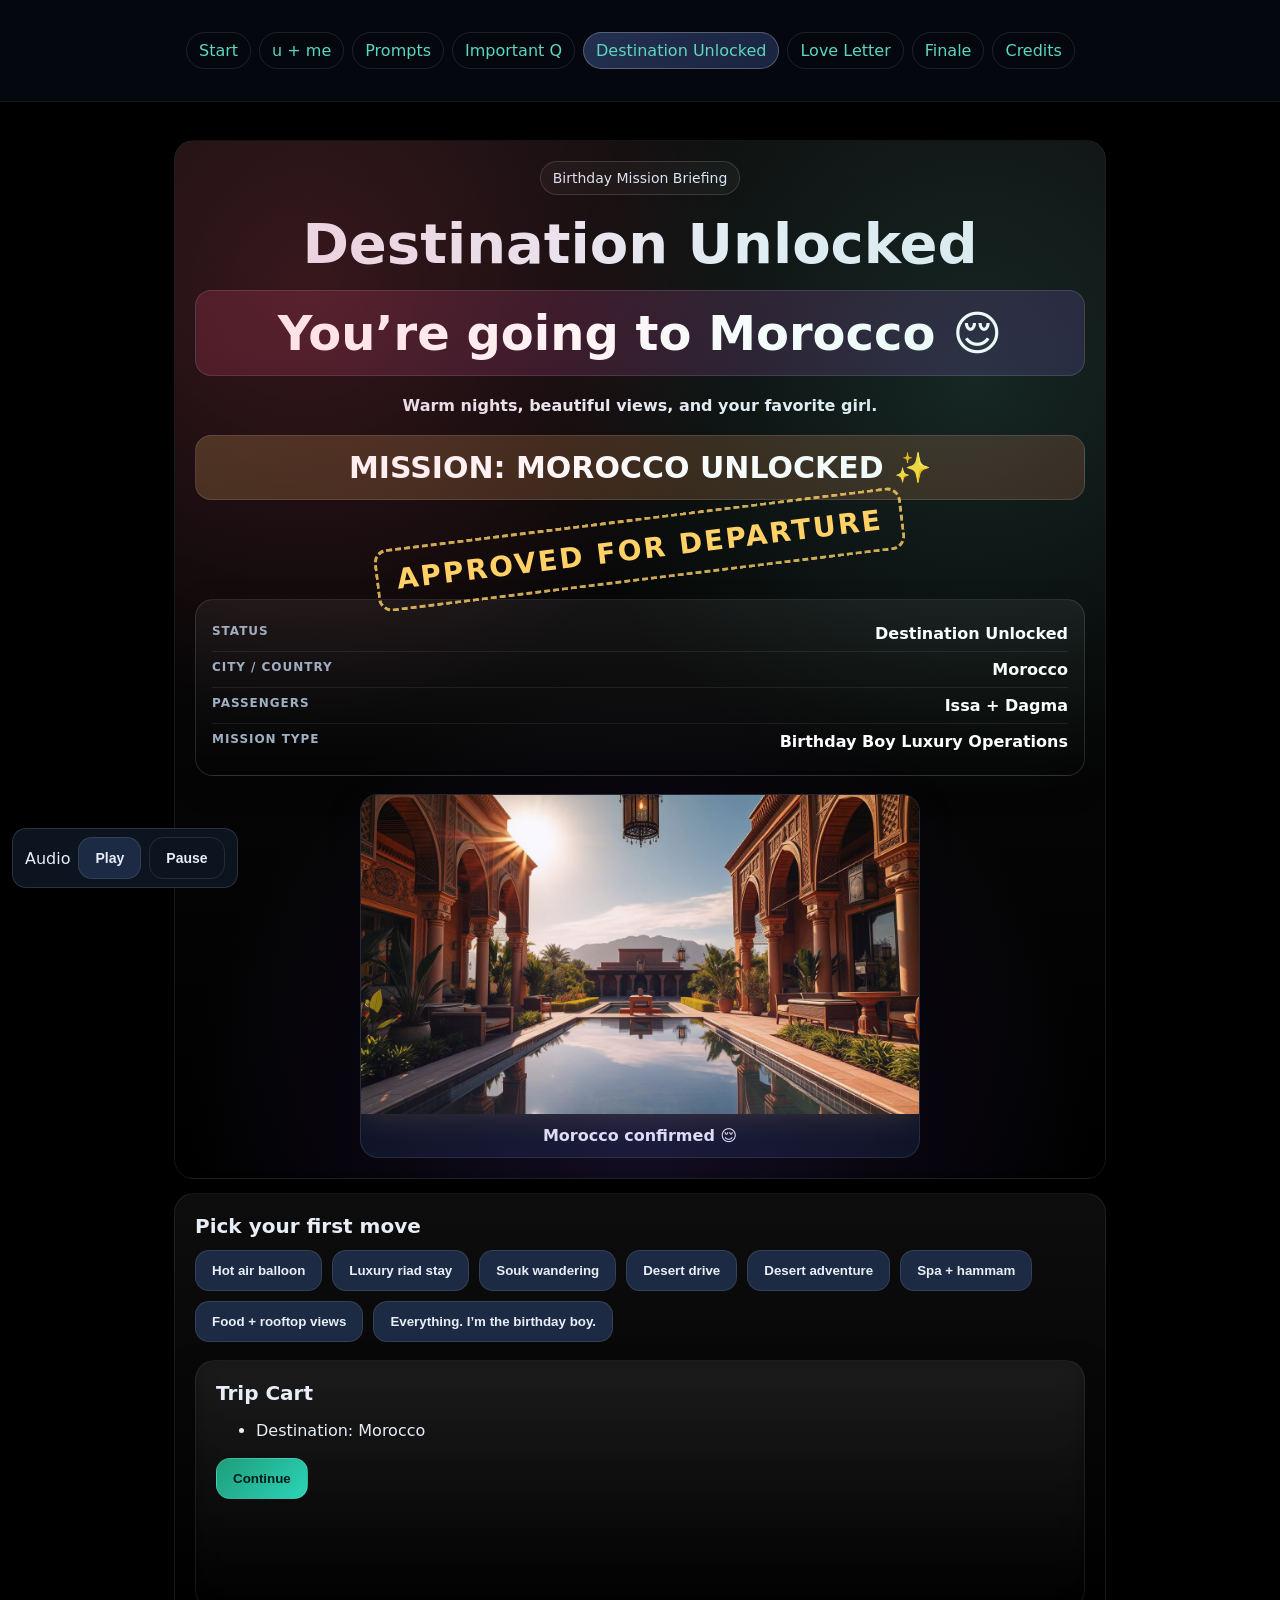
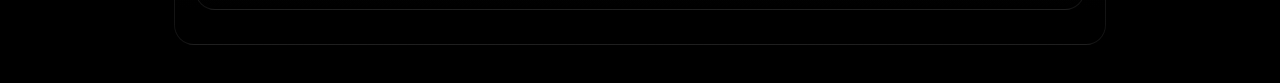
<file: trips.html>
<!doctype html><html lang="en">
<head>
<meta charset="utf-8"/>
<meta name="viewport" content="width=device-width,initial-scale=1"/>
<title>Destination Unlocked</title>
<link rel="stylesheet" href="styles.css"/>
<style>
  .mission-board{
    margin-top:18px;
    padding:16px;
    border-radius:18px;
    background:linear-gradient(180deg, rgba(255,255,255,0.06), rgba(0,0,0,0.18));
    border:1px solid rgba(255,255,255,0.12);
    text-align:left;
    box-shadow:0 10px 30px rgba(0,0,0,0.25);
  }
  .mission-row{
    display:flex;
    justify-content:space-between;
    gap:12px;
    padding:8px 0;
    border-bottom:1px solid rgba(255,255,255,0.08);
    flex-wrap:wrap;
  }
  .mission-row:last-child{border-bottom:none}
  .mission-label{
    color:#9fb0c3;
    font-weight:700;
    letter-spacing:.08em;
    font-size:12px;
    text-transform:uppercase;
  }
  .mission-value{color:#fff;font-weight:800}
  .claim-stamp{
    display:none;
    margin-top:12px;
    font-size:34px;
    font-weight:900;
    color:#34d399;
    letter-spacing:.08em;
    transform:rotate(-6deg);
    animation:stampIn .35s ease;
  }
  @keyframes stampIn{
    from{opacity:0;transform:scale(1.5) rotate(-12deg)}
    to{opacity:1;transform:scale(1) rotate(-6deg)}
  }
  .destination-pop img{
    box-shadow:0 0 30px rgba(255,209,102,.18);
  }
  .morocco-glow{
    animation:moroccoPulse 2.2s ease-in-out infinite;
  }
  @keyframes moroccoPulse{
    0%,100%{transform:scale(1)}
    50%{transform:scale(1.015)}
  }
  .magic-reveal{
    display:none;
    margin-top:16px;
    padding:14px 16px;
    border-radius:16px;
    background:linear-gradient(135deg, rgba(255,209,102,.20), rgba(255,123,84,.18));
    border:1px solid rgba(255,255,255,.12);
    color:#fff;
    font-weight:900;
    font-size:30px;
    text-align:center;
    animation:magicPop .5s ease;
  }
  @keyframes magicPop{
    0%{opacity:0;transform:scale(.7) translateY(12px)}
    100%{opacity:1;transform:scale(1) translateY(0)}
  }
  .passport-stamp{
    display:none;
    margin:18px auto 0;
    width:max-content;
    max-width:100%;
    padding:12px 18px;
    border:3px dashed rgba(255,209,102,.8);
    color:#ffd166;
    font-weight:900;
    font-size:28px;
    letter-spacing:.08em;
    transform:rotate(-7deg);
    border-radius:14px;
    animation:stampIn .4s ease;
  }
</style>

<script type="module">
import {spark, show, qs, saveAnswer, burstConfetti, flyPlane, burstFireworks} from './app.js';

const moroccoOptions = [
  "Hot air balloon",
  "Luxury riad stay",
  "Souk wandering",
  "Desert drive",
  "Desert adventure",
  "Spa + hammam",
  "Food + rooftop views",
  "Everything. I’m the birthday boy."
];

window.addEventListener('DOMContentLoaded',()=>{
  const box = qs('#activityChoices');
  const reveal = qs('#moroccoReveal');
  const pop = qs('#destinationPop');
  const magic = qs('#magicReveal');
  const stamp = qs('#passportStamp');

  burstConfetti();
  setTimeout(()=>burstFireworks(reveal), 250);
  setTimeout(()=>flyPlane(), 450);
  setTimeout(()=>{
    pop.style.display = 'block';
  }, 650);
  setTimeout(()=>{
    magic.style.display = 'block';
    stamp.style.display = 'block';
  }, 900);

  moroccoOptions.forEach(name=>{
    const btn = document.createElement('button');
    btn.className = 'btn';
    btn.dataset.activity = name;
    btn.textContent = name;
    box.appendChild(btn);
  });

  const selected = [];

  function addToCart(text){
    const li=document.createElement('li');
    li.textContent=text;
    qs('#cart').appendChild(li);
  }

  addToCart('Destination: Morocco');

  qs('#activityChoices').addEventListener('click',(e)=>{
    const b = e.target.closest('button[data-activity]');
    if(!b) return;
    const name = b.dataset.activity;

    selected.push(name);
    qs('#actPicked').textContent = name;
    show(qs('#applauseAct'));
    spark(qs('#applauseAct'));
    addToCart('Claimed first: ' + name);
    saveAnswer('tripDestination', 'Morocco');
    saveAnswer('tripMoroccoPick', selected.join(' | '));

    const claim = qs('#claimStamp');
    claim.style.display = 'block';
    claim.textContent = 'CLAIMED';
    setTimeout(()=>{ claim.style.display = 'none'; }, 1200);

    if(name === "Everything. I’m the birthday boy."){
      qs('#extraMsg').textContent = 'As expected from Moroccan royalty 😌';
    } else if(name === "Luxury riad stay"){
      qs('#extraMsg').textContent = 'A Moroccan king has touched down 🇲🇦';
    } else if(name === "Hot air balloon"){
      qs('#extraMsg').textContent = 'Floating over Morocco like actual royalty.';
    } else if(name === "Souk wandering"){
      qs('#extraMsg').textContent = 'Stylish, chaotic, and absolutely elite.';
    } else if(name === "Desert drive"){
      qs('#extraMsg').textContent = 'The desert is receiving royalty today.';
    } else if(name === "Desert adventure"){
      qs('#extraMsg').textContent = 'Main character energy confirmed.';
    } else if(name === "Spa + hammam"){
      qs('#extraMsg').textContent = 'This is very Moroccan king behavior.';
    } else if(name === "Food + rooftop views"){
      qs('#extraMsg').textContent = 'Casablanca-level elegance has entered the chat.';
    }
  });

  qs('#toFinale').addEventListener('click',()=>{
    burstConfetti();
    setTimeout(()=>window.location.href='gallery.html',1800);
  });
});
</script>
</head>
<body>
  <div class="bg-wrap"><canvas id="stars"></canvas></div>

  <div class="audio-bar">
    <span>Audio</span>
    <button class="btn" id="playAudio" type="button">Play</button>
    <button class="btn ghost" id="pauseAudio" type="button">Pause</button>
    <audio id="bg-audio" src="audio/music.mp3" loop></audio>
  </div>

  <nav>
    <div class="container">
      <div class="tabs">
        <a data-nav href="start.html">Start</a>
        <a data-nav href="love.html">u + me</a>
        <a data-nav href="prompts.html">Prompts</a>
        <a data-nav href="consent.html">Important Q</a>
        <a data-nav href="trips.html" class="active">Destination Unlocked</a>
        <a data-nav href="gallery.html">Love Letter</a>
        <a data-nav href="finale.html">Finale</a>
        <a data-nav href="credits.html">Credits</a>
      </div>
    </div>
  </nav>

  <div class="container page">
    <section class="card hero-glow center">
      <span class="badge">Birthday Mission Briefing</span>

      <h2 id="moroccoReveal" style="font-size:clamp(30px,6vw,56px);margin-top:16px;">
        Destination Unlocked
      </h2>

      <div class="big-response morocco-glow" style="display:block;margin-top:14px;font-size:clamp(28px,5vw,48px);">
        You’re going to Morocco 😌
      </div>

      <p style="margin-top:16px">
        <strong>Warm nights, beautiful views, and your favorite girl.</strong>
      </p>

      <div id="magicReveal" class="magic-reveal">MISSION: MOROCCO UNLOCKED ✨</div>
      <div id="passportStamp" class="passport-stamp">APPROVED FOR DEPARTURE</div>

      <div class="mission-board">
        <div class="mission-row">
          <div class="mission-label">Status</div>
          <div class="mission-value">Destination Unlocked</div>
        </div>
        <div class="mission-row">
          <div class="mission-label">City / Country</div>
          <div class="mission-value">Morocco</div>
        </div>
        <div class="mission-row">
          <div class="mission-label">Passengers</div>
          <div class="mission-value">Issa + Dagma</div>
        </div>
        <div class="mission-row">
          <div class="mission-label">Mission Type</div>
          <div class="mission-value">Birthday Boy Luxury Operations</div>
        </div>
      </div>

      <div id="destinationPop" class="destination-pop photo-frame" style="max-width:560px;margin:18px auto 0;">
        <img id="destinationImg" src="images/morocco.jpg" alt="Morocco">
        <div style="padding:12px 14px">
          <strong>Morocco confirmed 😌</strong>
        </div>
      </div>
    </section>

    <section class="card">
      <h3>Pick your first move</h3>
      <div class="choices" id="activityChoices"></div>

      <div class="applause" id="applauseAct" style="margin-top:12px">
        <span>🎉</span><span>Added to cart: <b id="actPicked">-</b></span>
      </div>

      <div id="claimStamp" class="claim-stamp">CLAIMED</div>

      <p id="extraMsg" class="muted" style="margin-top:10px"></p>

      <div class="card" style="margin-top:18px;text-align:left">
        <h3>Trip Cart</h3>
        <ul id="cart"></ul>
        <div class="mobile-safe-actions">
          <button class="btn success" id="toFinale">Continue</button>
        </div>
      </div>
    </section>
  </div>

  <script type="module" src="./app.js"></script>
</body>
</html>
</file>
<file: styles.css>
:root{
  --bg:#070b16;
  --card:#101a2a;
  --accent:#ff4d6d;
  --accent2:#5dd6c0;
  --accent3:#8b5cf6;
  --text:#e8eef6;
  --muted:#9fb0c3;
  --gold:#ffd166;
  --green:#34d399;
  --red:#ff6b6b;
  --shadow:0 10px 30px rgba(0,0,0,0.35);
}
*{box-sizing:border-box}
html,body{
  margin:0;
  min-height:100%;
  color:var(--text);
  font-family:system-ui,-apple-system,Segoe UI,Roboto,Inter,Arial,sans-serif;
  background:#000;
}
a{color:var(--accent2);text-decoration:none}
img,video{max-width:100%;display:block}
.container{max-width:980px;margin:0 auto;padding:24px}
.card{
  background:linear-gradient(180deg, rgba(255,255,255,0.05), rgba(0,0,0,0.16));
  border:1px solid rgba(255,255,255,0.08);
  border-radius:20px;
  box-shadow:var(--shadow);
  padding:20px;
  margin:14px 0;
  backdrop-filter:blur(10px);
}
h1,h2,h3{margin:0 0 12px}
h1{font-size:clamp(34px,6vw,62px);line-height:1.05}
h2{font-size:clamp(24px,4vw,34px)}
h3{font-size:20px}
p{color:var(--muted);line-height:1.7}
strong{color:var(--text)}
.center{text-align:center}

.btn{
  background:#1c2a44;
  border:1px solid rgba(255,255,255,0.1);
  color:var(--text);
  padding:12px 16px;
  border-radius:14px;
  font-weight:700;
  cursor:pointer;
  transition:.15s ease;
}
.btn:hover{border-color:rgba(255,255,255,0.22);transform:translateY(-1px)}
.btn.success{background:linear-gradient(135deg,#1f9d7a,#2bd4b8);color:#001b18}
.btn.pink{background:linear-gradient(135deg,#ff4d6d,#ff8fab);color:#fff}
.btn.ghost{background:transparent}
.btn.big{padding:16px 22px;font-size:18px}

.choices{display:flex;gap:10px;flex-wrap:wrap}
.pill{
  border:1px solid rgba(255,255,255,0.12);
  padding:10px 14px;
  border-radius:999px;
  cursor:pointer;
  transition:.15s ease;
}
.pill.selected{
  background:linear-gradient(135deg,#23304f,#1a2440);
  border-color:rgba(255,255,255,0.25)
}

.input, textarea{
  width:100%;
  padding:12px;
  border-radius:12px;
  border:1px solid rgba(255,255,255,0.14);
  background:#0f1726;
  color:var(--text);
  font:inherit;
}
textarea{min-height:110px;resize:vertical}

nav{
  position:sticky;
  top:0;
  z-index:60;
  background:rgba(7,11,22,0.65);
  backdrop-filter:blur(10px);
  border-bottom:1px solid rgba(255,255,255,0.06);
  opacity:0;
  transform:translateY(-8px);
  animation:navIn .35s .12s ease forwards;
}
@keyframes navIn{to{opacity:1;transform:none}}
nav .tabs{
  display:flex;
  gap:8px;
  overflow:auto;
  padding:8px 12px;
}
nav .tabs a{
  padding:8px 12px;
  border-radius:999px;
  border:1px solid rgba(255,255,255,0.1);
  white-space:nowrap;
}
nav .tabs a.active{
  background:linear-gradient(135deg,#23304f,#1a2440);
  border-color:rgba(255,255,255,0.25)
}

.page{
  position:relative;
  opacity:0;
  transform:translateY(10px) scale(.99);
  animation:fadeIn .45s ease forwards;
}
@keyframes fadeIn{to{opacity:1;transform:none}}

.bg-wrap{position:fixed;inset:0;z-index:-2}
#stars{
  width:100%;
  height:100%;
  display:block;
  background:
    radial-gradient(1200px 700px at 20% 10%, rgba(139,92,246,.16), transparent 60%),
    radial-gradient(1000px 700px at 80% 0%, rgba(93,214,192,.12), transparent 55%),
    radial-gradient(1300px 900px at 50% 120%, rgba(255,77,109,.12), transparent 55%),
    radial-gradient(1600px 900px at 70% -10%, #111a33 0%, #070b16 55%, #050910 100%);
}

.audio-bar{
  position:fixed;
  left:12px;
  bottom:12px;
  z-index:70;
  display:flex;
  gap:8px;
  align-items:center;
  background:rgba(16,26,42,0.78);
  border:1px solid rgba(255,255,255,0.12);
  padding:8px 12px;
  border-radius:14px;
  backdrop-filter:blur(10px);
  max-width:calc(100vw - 24px);
}
.audio-bar button{font-size:14px}

.hero-glow{
  position:relative;
  overflow:hidden;
}
.hero-glow::before{
  content:"";
  position:absolute;
  inset:-40%;
  background:
    radial-gradient(circle at 30% 30%, rgba(255,77,109,.18), transparent 25%),
    radial-gradient(circle at 70% 35%, rgba(93,214,192,.14), transparent 25%),
    radial-gradient(circle at 50% 75%, rgba(139,92,246,.14), transparent 28%);
  animation:floatGlow 8s linear infinite;
  pointer-events:none;
}
@keyframes floatGlow{
  0%{transform:translate(0,0) rotate(0deg)}
  50%{transform:translate(2%, -2%) rotate(8deg)}
  100%{transform:translate(0,0) rotate(0deg)}
}

.cyber-card{
  background:linear-gradient(160deg,#0b1220 0%,#0c1324 60%);
  border:1px solid rgba(93,214,192,0.35);
  border-radius:18px;
  padding:16px;
  position:relative;
  overflow:hidden;
}
.cyber-card:before{
  content:"";
  position:absolute;
  inset:-40px;
  transform:rotate(10deg);
  background:
    radial-gradient(400px 200px at 20% 30%,rgba(93,214,192,0.18),transparent 60%),
    radial-gradient(300px 160px at 80% 70%,rgba(139,92,246,0.18),transparent 60%);
}
.ticker{font-variant-numeric:tabular-nums;color:#9fe7d7;font-weight:700}

.applause{
  display:none;
  align-items:center;
  gap:10px;
  color:var(--gold);
  font-weight:700;
}
.spark{animation:spark .8s ease-out forwards}
@keyframes spark{
  from{transform:translateY(0);opacity:1}
  to{transform:translateY(-16px);opacity:0}
}

.video-frame, .photo-frame{
  border-radius:18px;
  overflow:hidden;
  border:1px solid rgba(255,255,255,0.1);
  background:#09101d;
  box-shadow:var(--shadow);
}

canvas.fx{
  display:block;
  width:100%;
  height:300px;
  border-radius:18px;
  background:radial-gradient(600px 300px at 50% 120%, #1a243f 0%, #0b1220 70%);
}

.candle{
  width:14px;
  height:40px;
  background:#fff;
  border-radius:6px;
  margin:0 6px;
  position:relative;
  box-shadow:inset 0 -8px 0 #ffd1a6;
}
.flame{
  position:absolute;
  top:-16px;
  left:50%;
  transform:translateX(-50%);
  width:12px;
  height:16px;
  background:radial-gradient(ellipse at center,#ffd166 0%,#ff7a59 70%,transparent 71%);
  border-radius:50%;
  filter:blur(.3px);
  animation:flicker .2s infinite alternate;
}
@keyframes flicker{
  from{transform:translateX(-50%) scale(1)}
  to{transform:translateX(calc(-50% + 1px)) scale(1.06)}
}

.unlock-grid{
  display:grid;
  grid-template-columns:repeat(3,1fr);
  gap:12px;
  max-width:320px;
  margin:24px auto 12px;
}
.unlock-pad{
  aspect-ratio:1;
  border:none;
  border-radius:18px;
  background:linear-gradient(135deg,#121e38,#24385d);
  color:var(--text);
  font-size:22px;
  font-weight:800;
  cursor:pointer;
  box-shadow:var(--shadow);
  transition:.15s ease;
}
.unlock-pad:hover{transform:scale(1.03)}
.unlock-status{
  min-height:28px;
  color:var(--gold);
  font-weight:700;
}

.badge{
  display:inline-block;
  padding:8px 12px;
  border-radius:999px;
  border:1px solid rgba(255,255,255,0.14);
  color:#dbe8f6;
  background:rgba(255,255,255,0.04);
  font-size:14px;
}

.grid-2{
  display:grid;
  gap:14px;
}
@media(min-width:760px){
  .grid-2{grid-template-columns:1fr 1fr}
}

.boo{
  display:none;
  font-size:52px;
  font-weight:900;
  color:var(--red);
  text-align:center;
  animation:booPop .45s ease;
}
@keyframes booPop{
  from{transform:scale(.6);opacity:0}
  to{transform:scale(1);opacity:1}
}

.credits-list{
  display:grid;
  gap:10px;
  margin-top:12px;
}
.credit-chip{
  padding:12px 14px;
  border-radius:14px;
  background:rgba(255,255,255,0.05);
  border:1px solid rgba(255,255,255,0.08);
}

.hide{display:none !important;}

.fly-plane{
  position:fixed;
  left:-120px;
  top:22%;
  font-size:42px;
  z-index:9998;
  pointer-events:none;
  animation:planeFly 3.6s ease-in-out forwards;
}
@keyframes planeFly{
  0%{transform:translateX(0) translateY(0) rotate(8deg);opacity:0}
  10%{opacity:1}
  50%{transform:translateX(55vw) translateY(-24px) rotate(3deg);opacity:1}
  100%{transform:translateX(120vw) translateY(-8px) rotate(-2deg);opacity:0}
}

.destination-pop{
  display:none;
  margin-top:14px;
  animation:fadeUp .45s ease;
}
@keyframes fadeUp{
  from{opacity:0;transform:translateY(16px)}
  to{opacity:1;transform:none}
}

.big-response{
  display:none;
  margin-top:12px;
  padding:14px 16px;
  border-radius:16px;
  background:linear-gradient(135deg, rgba(255,77,109,.18), rgba(139,92,246,.18));
  border:1px solid rgba(255,255,255,.12);
  color:#fff;
  font-weight:800;
  font-size:24px;
  text-align:center;
  animation:fadeUp .35s ease;
}

.yummy{
  display:none;
  margin-top:12px;
  font-size:42px;
  font-weight:900;
  color:var(--gold);
  text-align:center;
  animation:booPop .45s ease;
}

.yay{
  display:none;
  margin-top:12px;
  font-size:42px;
  font-weight:900;
  color:#9fe7d7;
  text-align:center;
  animation:booPop .45s ease;
}

.mobile-safe-actions{
  display:flex;
  justify-content:flex-start;
  margin-top:18px;
  padding-bottom:90px;
}

@media(max-width:640px){
  .container{padding:16px}
  .audio-bar{
    left:10px;
    bottom:10px;
    padding:8px 10px;
    gap:6px;
  }
  .audio-bar span{
    display:none;
  }
  .mobile-safe-actions{
    padding-bottom:110px;
  }
}
</file>
